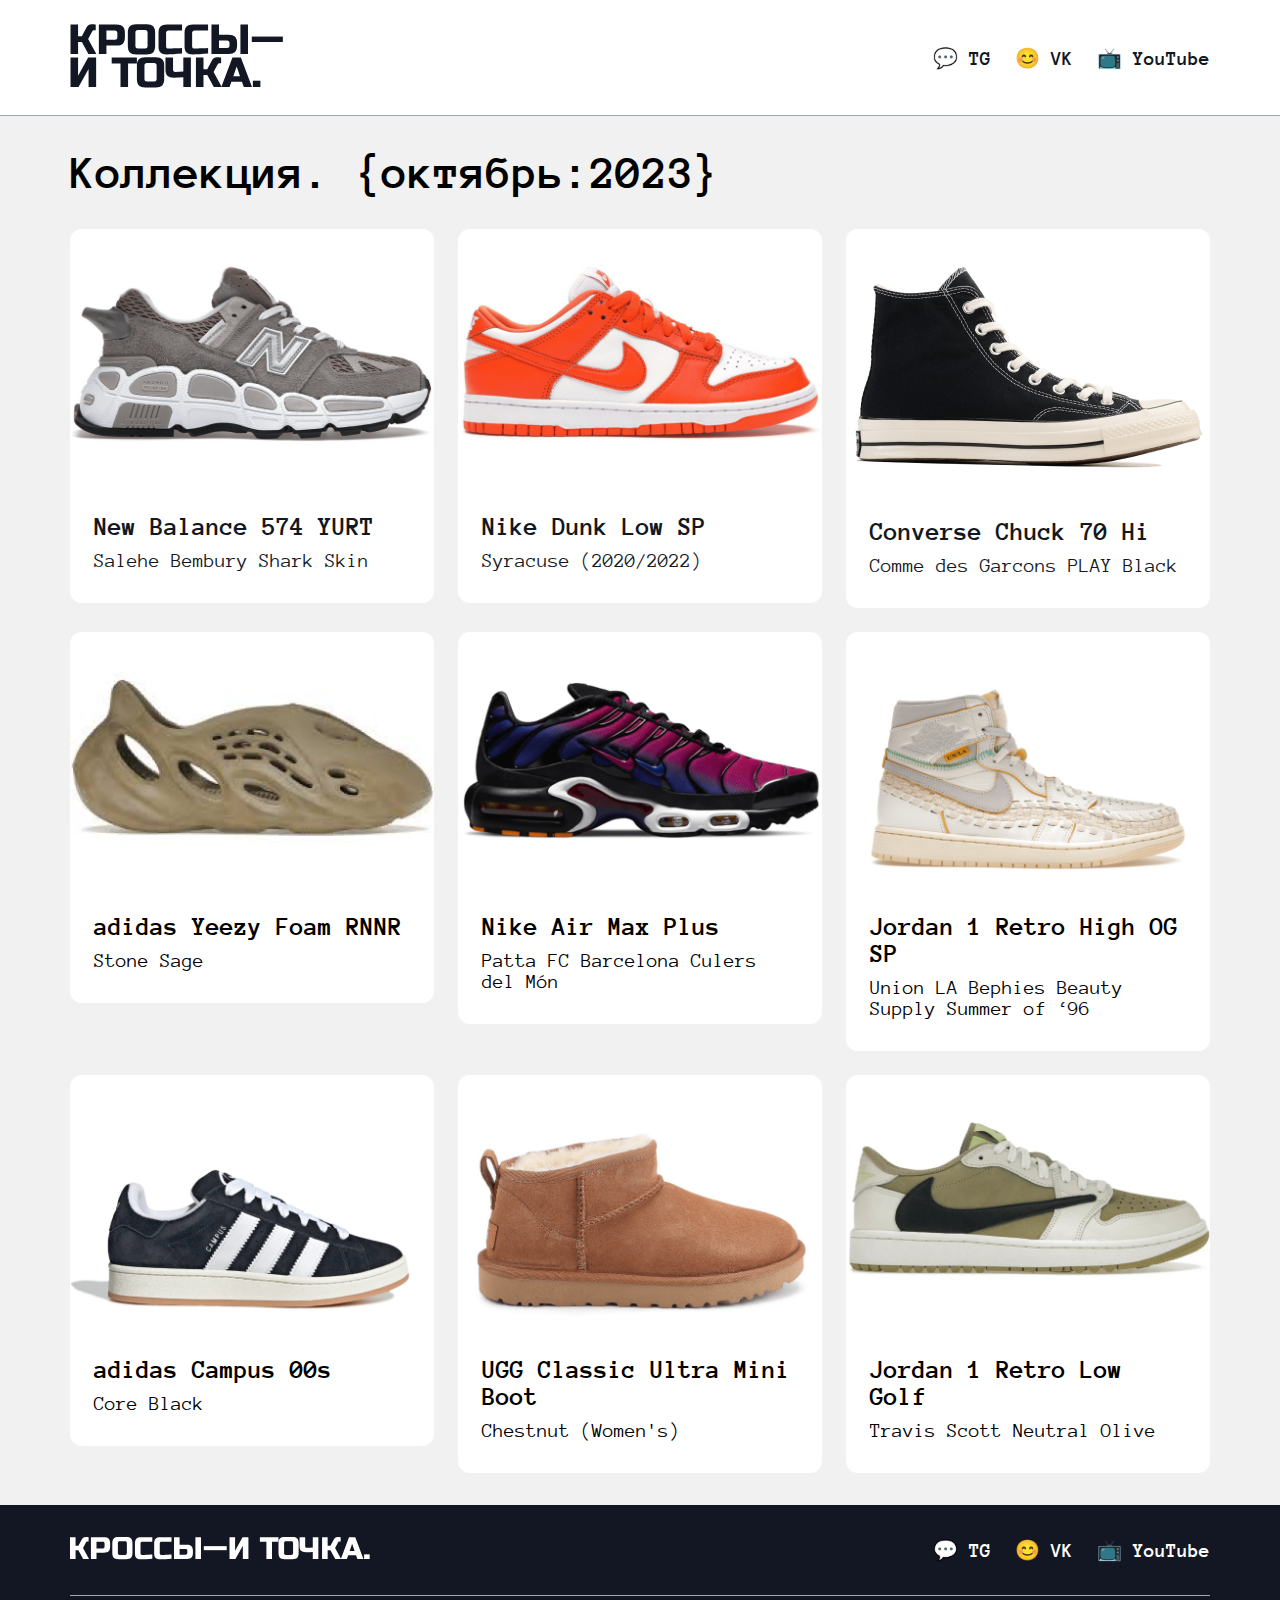
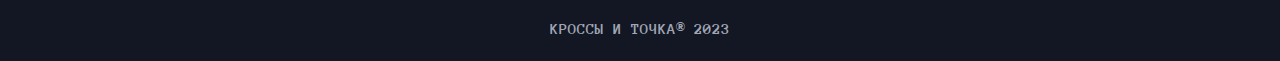
<file: index.html>
<!DOCTYPE html>
<html lang="en">
<head>
    <meta charset="UTF-8">
    <meta name="viewport" content="width=device-width, initial-scale=1.0">
    <title>Кроссы и точка</title>
    <link href="./style.css" rel="stylesheet" />
</head>
<body>
    <main>
        <header>
            <div class="header-container">
                <a href="/" class="logo-link">
                    <img alt="Кроссы и точка" src="./images/logo.svg" />
                </a>
                <nav>
                    <ul class="nav-list">
                        <li class="nav-item">
                            <a href="/" class="nav-link">💬 TG</a>
                        </li>
                        <li class="nav-item">
                            <a href="/" class="nav-link">😊 VK</a>
                        </li>
                        <li class="nav-item">
                            <a href="/" class="nav-link">📺 YouTube</a>
                        </li>
                    </ul>
                </nav>
            </div>
        </header>

        <div class="content">
            <h1>Коллекция. {октябрь:2023}</h1>
            <div class="sneakers" >
                <div class="sneaker"> 
                <a href="/cardhmtl/NewBalance574.html">
                    <img alt="New Balance 574 YURT" src="./images/6.png" class="sneaker-image" />
                    <div class="sneaker-info">
                        <h3>New Balance 574 YURT</h3>
                        <p>Salehe Bembury Shark Skin</p>
                    </div>
                </a>
                </div>      
                <div class="sneaker">
                    <a href="/cardhmtl/NikeDunk.html">
                    <img alt="Nike Dunk Low SP" src="./images/7.png" class="sneaker-image" />
                    <div class="sneaker-info">
                        <h3>Nike Dunk Low SP</h3>
                        <p>Syracuse (2020/2022)</p>
                    </div>
                </a>
                </div>
                <div class="sneaker">
                    <a href="/cardhmtl/ConverseChuck.html">
                    <img alt="Converse Chuck 70 Hi" src="./images/4.png" class="sneaker-image" />
                    <div class="sneaker-info">
                        <h3>Converse Chuck 70 Hi</h3>
                        <p>Comme des Garcons PLAY Black</p>
                    </div>
                </a>
                </div>
                <div class="sneaker">
                    <img alt="adidas Yeezy Foam RNNR" src="./images/9.png" class="sneaker-image" />
                    <div class="sneaker-info">
                        <h3>adidas Yeezy Foam RNNR</h3>
                        <p>Stone Sage</p>
                    </div>
                </div>
                <div class="sneaker">
                    <img alt="Nike Air Max Plus" src="./images/1.png" class="sneaker-image" />
                    <div class="sneaker-info">
                        <h3>Nike Air Max Plus</h3>
                        <p>Patta FC Barcelona Culers del Món</p>
                    </div>
                </div>
                <div class="sneaker">
                    <img alt="Jordan 1 Retro High OG SP" src="./images/2.png" class="sneaker-image" />
                    <div class="sneaker-info">
                        <h3>Jordan 1 Retro High OG SP</h3>
                        <p>Union LA Bephies Beauty Supply Summer of ‘96</p>
                    </div>
                </div>
                <div class="sneaker">
                    <img alt="adidas Campus 00s" src="./images/3.png" class="sneaker-image" />
                    <div class="sneaker-info">
                        <h3>adidas Campus 00s</h3>
                        <p>Core Black</p>
                    </div>
                </div>
                
                <div class="sneaker">
                    <img alt="UGG Classic Ultra Mini Boot" src="./images/5.png" class="sneaker-image" />
                    <div class="sneaker-info">
                        <h3>UGG Classic Ultra Mini Boot</h3>
                        <p>Chestnut (Women's)</p>
                    </div>
                </div>
                         
                <div class="sneaker">
                    <img alt="Jordan 1 Retro Low Golf" src="./images/8.png" class="sneaker-image" />
                    <div class="sneaker-info">
                        <h3>Jordan 1 Retro Low Golf</h3>
                        <p>Travis Scott Neutral Olive</p>
                    </div>
                </div>
                
            </div>
        </div>

        <footer>
            <div class="footer-content">
                <a class="footer__logo-link" href="/">
                    <img alt="Кроссы и точка" src="./images/logo_footer.svg" class="footer__logo-image" />
                </a>
                <nav>
                    <ul class="nav-list">
                        <li class="nav-item">
                            <a href="/" class="nav-link">💬 TG</a>
                        </li>
                        <li class="nav-item">
                            <a href="/" class="nav-link">😊 VK</a>
                        </li>
                        <li class="nav-item">
                            <a href="/" class="nav-link">📺 YouTube</a>
                        </li>
                    </ul>
                </nav>
            </div>
            <div class="copyright">
                <p class="copyright-text">КРОССЫ И ТОЧКА® 2023</p>
            </div>
        </footer>
    </main> 
</body>
</html>
</file>
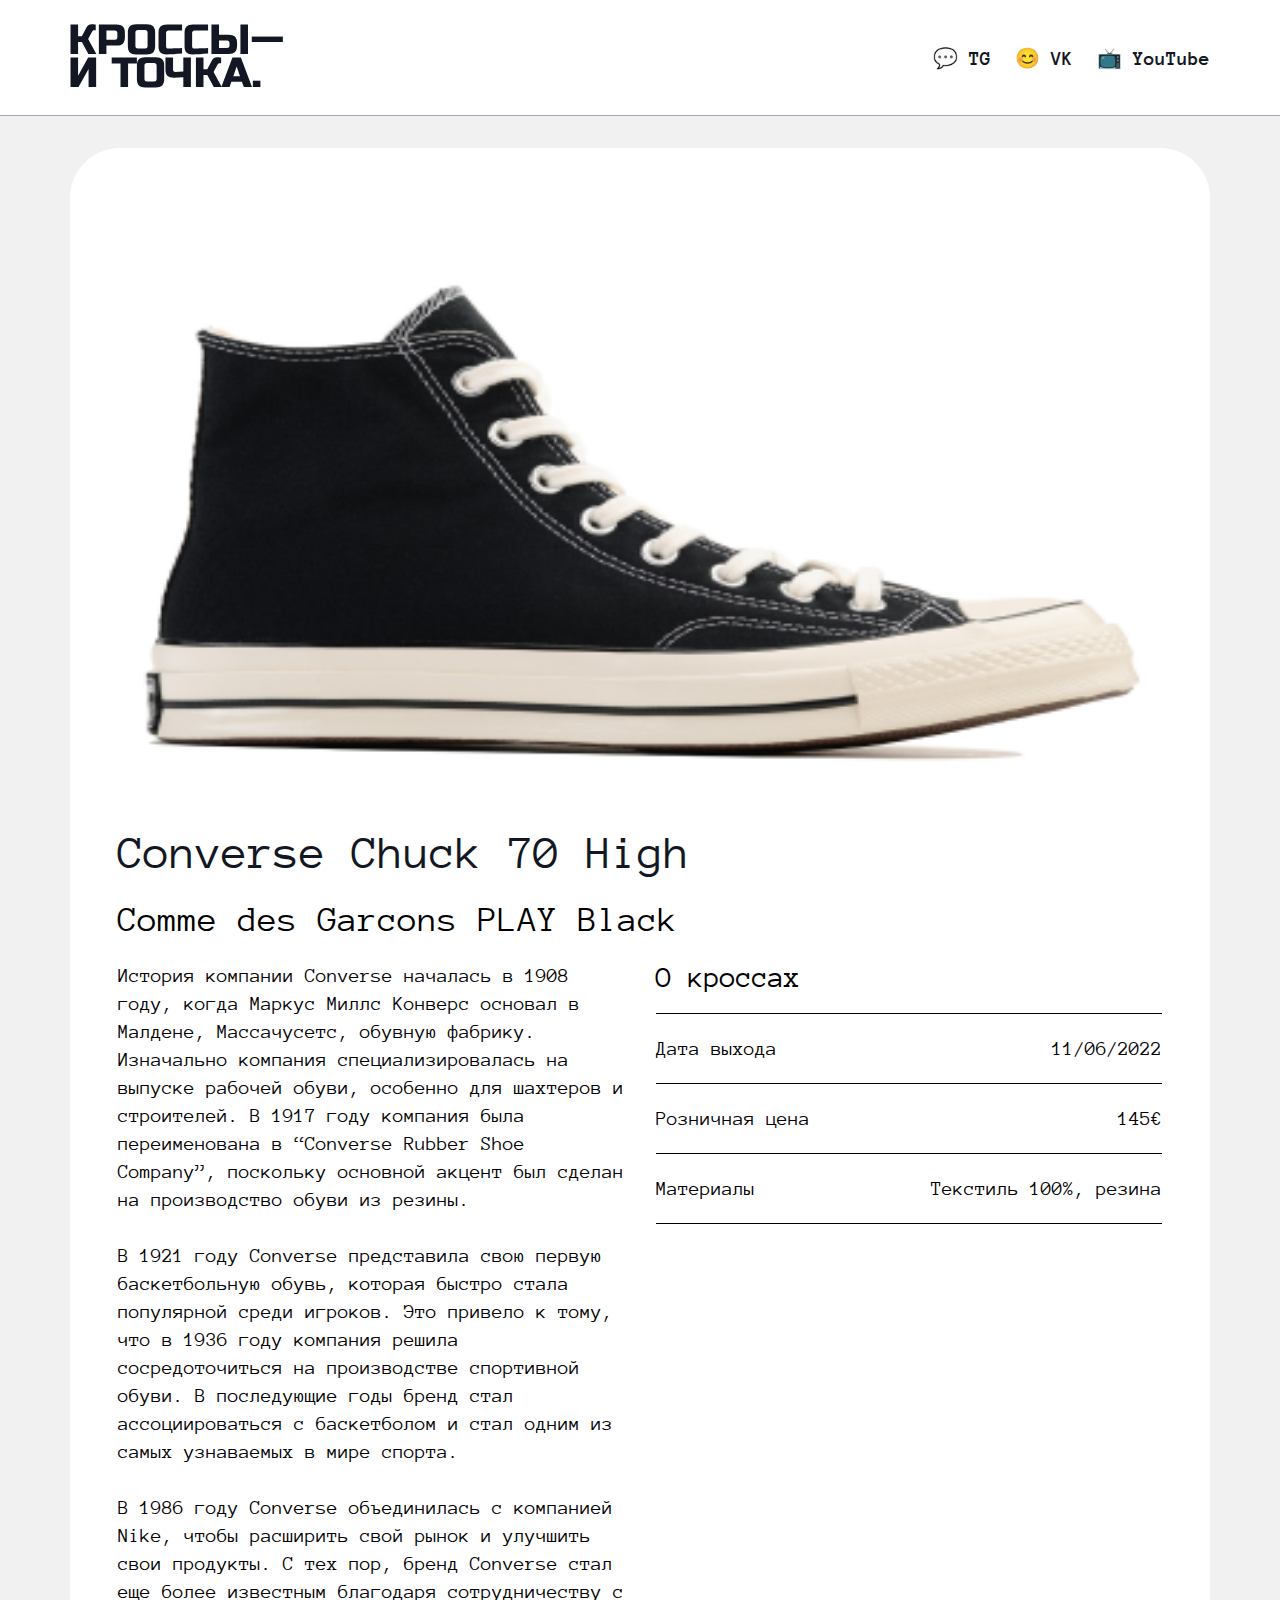
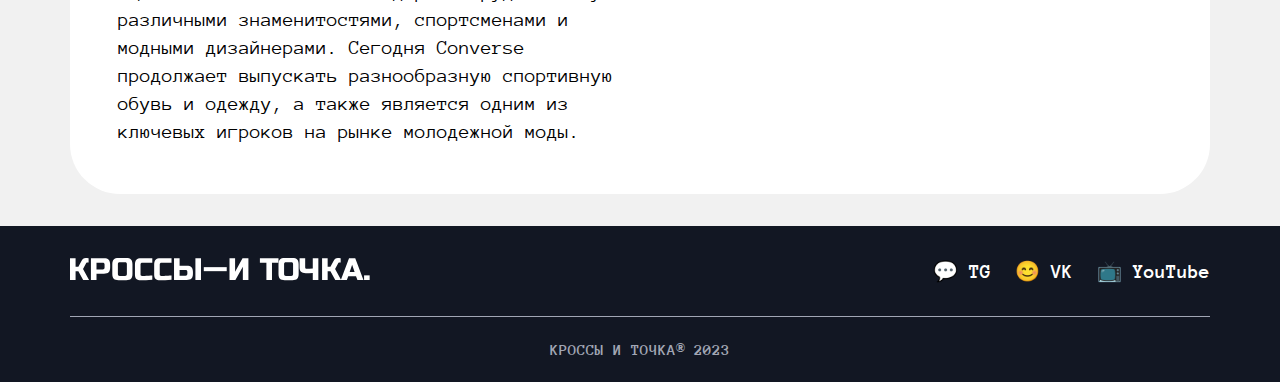
<file: cardhmtl/ConverseChuck.html>
<!DOCTYPE html>
<html lang="en">
<head>
    <meta charset="UTF-8">
    <meta name="viewport" content="width=device-width, initial-scale=1.0">
    <title>Кроссы и точка</title>
    <link href="../style.css" rel="stylesheet" />
</head>
<body>
    <main>
        <header>
            <div class="header-container">
                <a href="/" class="logo-link">
                    <img alt="Кроссы и точка" src="/images/logo.svg" />
                </a>
                <nav>
                    <ul class="nav-list">
                        <li class="nav-item">
                            <a href="/" class="nav-link">💬 TG</a>
                        </li>
                        <li class="nav-item">
                            <a href="/" class="nav-link">😊 VK</a>
                        </li>
                        <li class="nav-item">
                            <a href="/" class="nav-link">📺 YouTube</a>
                        </li>
                    </ul>
                </nav>
            </div>
        </header>
        <div class="content">
            <div class="sneaker_big">
                    <img alt="adidas Yeezy Foam RNNR" src="../images/4.png" class="big_img" />
                <div class="sneaker_big_info">
                    <div class="big_title">
                        <h3>Converse Chuck 70 High</h3>
                    </div>
                    <div class="sneaker_big_subtitle">
                        <h3>Comme des Garcons PLAY Black</h3>
                    </div>
                    <div class="sneaker_big_additionalinfo">
                        <div class="big_text">
                        <p>История компании Converse началась в 1908 году, когда Маркус Миллс Конверс основал в Малдене, Массачусетс, обувную фабрику. Изначально компания специализировалась на выпуске рабочей обуви, особенно для шахтеров и строителей. В 1917 году компания была переименована в “Converse Rubber Shoe Company”, поскольку основной акцент был сделан на производство обуви из резины.<br>
                        <br>В 1921 году Converse представила свою первую баскетбольную обувь, которая быстро стала популярной среди игроков. Это привело к тому, что в 1936 году компания решила сосредоточиться на производстве спортивной обуви. В последующие годы бренд стал ассоциироваться с баскетболом и стал одним из самых узнаваемых в мире спорта.<br>
                        <br>В 1986 году Converse объединилась с компанией Nike, чтобы расширить свой рынок и улучшить свои продукты. С тех пор, бренд Converse стал еще более известным благодаря сотрудничеству с различными знаменитостями, спортсменами и модными дизайнерами. Сегодня Converse продолжает выпускать разнообразную спортивную обувь и одежду, а также является одним из ключевых игроков на рынке молодежной моды.</p>
                        </div>
                        <div class = "big_parametr">
                            <div class="header_parametr">
                                <h3>О кроссах</h3>
                            </div>
                                <div class="parametr_info">
                                    <div class="text_info">
                                    <p>Дата выхода</p>
                                    </div>
                                    <div class="text_info">
                                    <p>11/06/2022</p>
                                    </div>
                                </div>
                                <div class="parametr_info">
                                    <div class="text_info">
                                    <p>Розничная цена</p>
                                    </div>
                                    <div class="text_info">
                                    <p>145€</p>
                                    </div>
                                </div>
                                <div class="parametr_info">
                                    <div class="text_info">
                                    <p>Материалы</p>
                                    </div>
                                    <div class="text_info">
                                    <p>Текстиль 100%, резина</p>
                                    </div>
                                </div>
                        </div>
                    </div>
                </div>
            </div>
        </div>
        <footer>
            <div class="footer-content">
                <a class="footer__logo-link" href="/">
                    <img alt="Кроссы и точка" src="/images/logo_footer.svg" class="footer__logo-image" />
                </a>
                <nav>
                    <ul class="nav-list">
                        <li class="nav-item">
                            <a href="/" class="nav-link">💬 TG</a>
                        </li>
                        <li class="nav-item">
                            <a href="/" class="nav-link">😊 VK</a>
                        </li>
                        <li class="nav-item">
                            <a href="/" class="nav-link">📺 YouTube</a>
                        </li>
                    </ul>
                </nav>
            </div>
            <div class="copyright">
                <p class="copyright-text">КРОССЫ И ТОЧКА® 2023</p>
            </div>
        </footer>
    </main> 
</body>
</html>
</file>
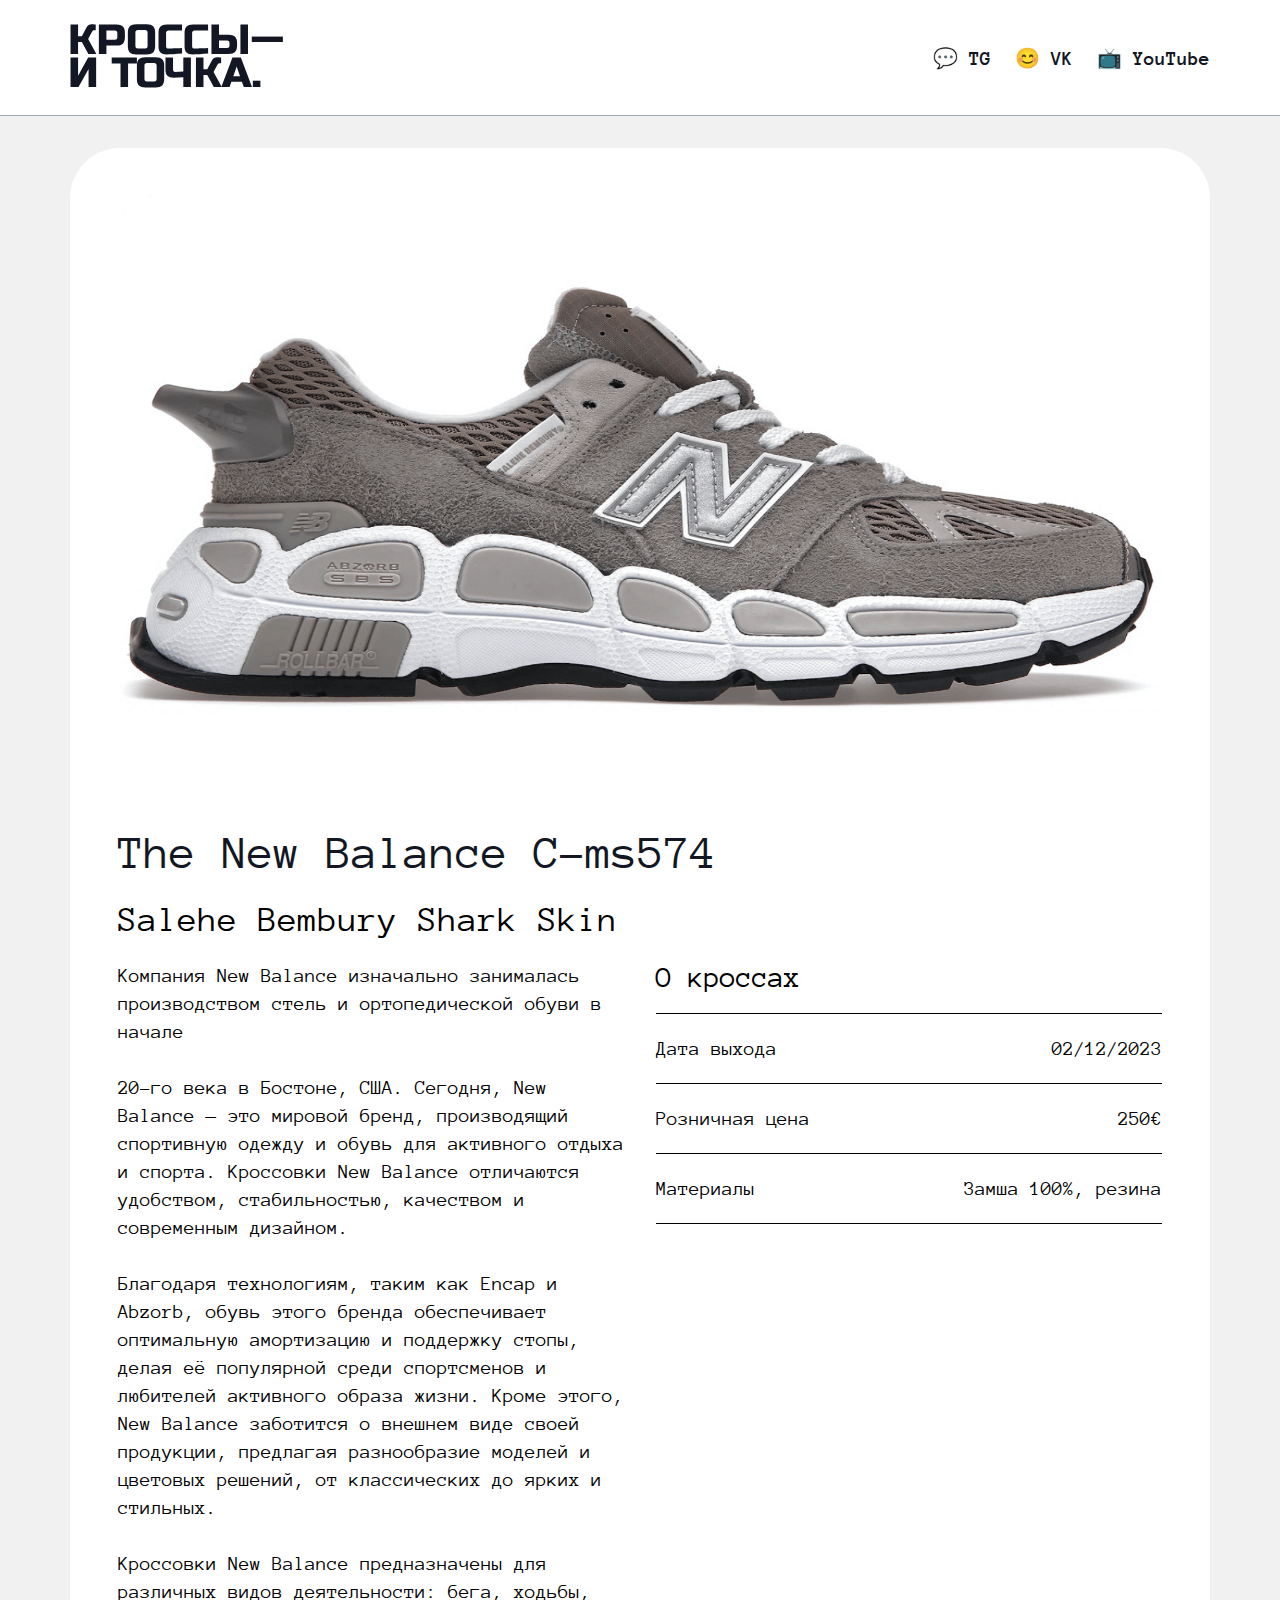
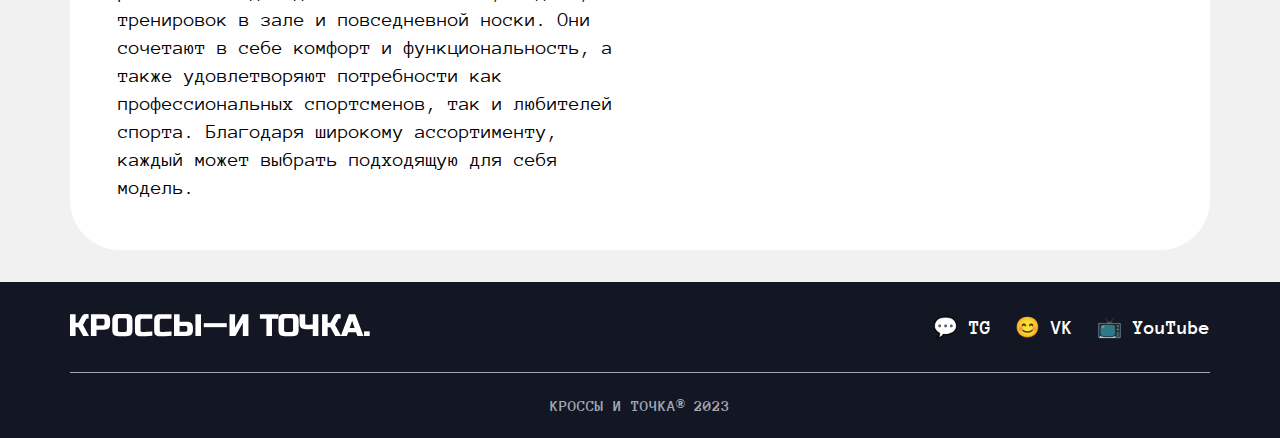
<file: cardhmtl/NewBalance574.html>
<!DOCTYPE html>
<html lang="en">
<head>
    <meta charset="UTF-8">
    <meta name="viewport" content="width=device-width, initial-scale=1.0">
    <title>Кроссы и точка</title>
    <link href="../style.css" rel="stylesheet" />
</head>
<body>
    <main>
        <header>
            <div class="header-container">
                <a href="/" class="logo-link">
                    <img alt="Кроссы и точка" src="/images/logo.svg" />
                </a>
                <nav>
                    <ul class="nav-list">
                        <li class="nav-item">
                            <a href="/" class="nav-link">💬 TG</a>
                        </li>
                        <li class="nav-item">
                            <a href="/" class="nav-link">😊 VK</a>
                        </li>
                        <li class="nav-item">
                            <a href="/" class="nav-link">📺 YouTube</a>
                        </li>
                    </ul>
                </nav>
            </div>
        </header>
        <div class="content">
            <div class="sneaker_big">
                    <img alt="adidas Yeezy Foam RNNR" src="../images/6.png" class="big_img" />
                <div class="sneaker_big_info">
                    <div class="big_title">
                        <h3>The New Balance C-ms574</h3>
                    </div>
                    <div class="sneaker_big_subtitle">
                        <h3>Salehe Bembury Shark Skin</h3>
                    </div>
                    <div class="sneaker_big_additionalinfo">
                        <div class="big_text">
                        <p>Компания New Balance изначально занималась производством стель и ортопедической обуви в начале<br>
                        <br>20-го века в Бостоне, США. Сегодня, New Balance — это мировой бренд, производящий спортивную одежду и обувь для активного отдыха и спорта. Кроссовки New Balance отличаются удобством, стабильностью, качеством и современным дизайном.<br>
                        <br>Благодаря технологиям, таким как Encap и Abzorb, обувь этого бренда обеспечивает оптимальную амортизацию и поддержку стопы, делая её популярной среди спортсменов и любителей активного образа жизни. Кроме этого, New Balance заботится о внешнем виде своей продукции, предлагая разнообразие моделей и цветовых решений, от классических до ярких и стильных. <br>
                        <br>Кроссовки New Balance предназначены для различных видов деятельности: бега, ходьбы, тренировок в зале и повседневной носки. Они сочетают в себе комфорт и функциональность, а также удовлетворяют потребности как профессиональных спортсменов, так и любителей спорта. Благодаря широкому ассортименту, каждый может выбрать подходящую для себя модель.</p>
                        </div>
                        <div class = "big_parametr">
                            <div class="header_parametr">
                                <h3>О кроссах</h3>
                            </div>
                                <div class="parametr_info">
                                    <div class="text_info">
                                    <p>Дата выхода</p>
                                    </div>
                                    <div class="text_info">
                                    <p>02/12/2023</p>
                                    </div>
                                </div>
                                <div class="parametr_info">
                                    <div class="text_info">
                                    <p>Розничная цена</p>
                                    </div>
                                    <div class="text_info">
                                    <p>250€</p>
                                    </div>
                                </div>
                                <div class="parametr_info">
                                    <div class="text_info">
                                    <p>Материалы</p>
                                    </div>
                                    <div class="text_info">
                                    <p>Замша 100%, резина</p>
                                    </div>
                                </div>
                        </div>
                    </div>
                </div>
            </div>
        </div>
        <footer>
            <div class="footer-content">
                <a class="footer__logo-link" href="/">
                    <img alt="Кроссы и точка" src="/images/logo_footer.svg" class="footer__logo-image" />
                </a>
                <nav>
                    <ul class="nav-list">
                        <li class="nav-item">
                            <a href="/" class="nav-link">💬 TG</a>
                        </li>
                        <li class="nav-item">
                            <a href="/" class="nav-link">😊 VK</a>
                        </li>
                        <li class="nav-item">
                            <a href="/" class="nav-link">📺 YouTube</a>
                        </li>
                    </ul>
                </nav>
            </div>
            <div class="copyright">
                <p class="copyright-text">КРОССЫ И ТОЧКА® 2023</p>
            </div>
        </footer>
    </main> 
</body>
</html>
</file>
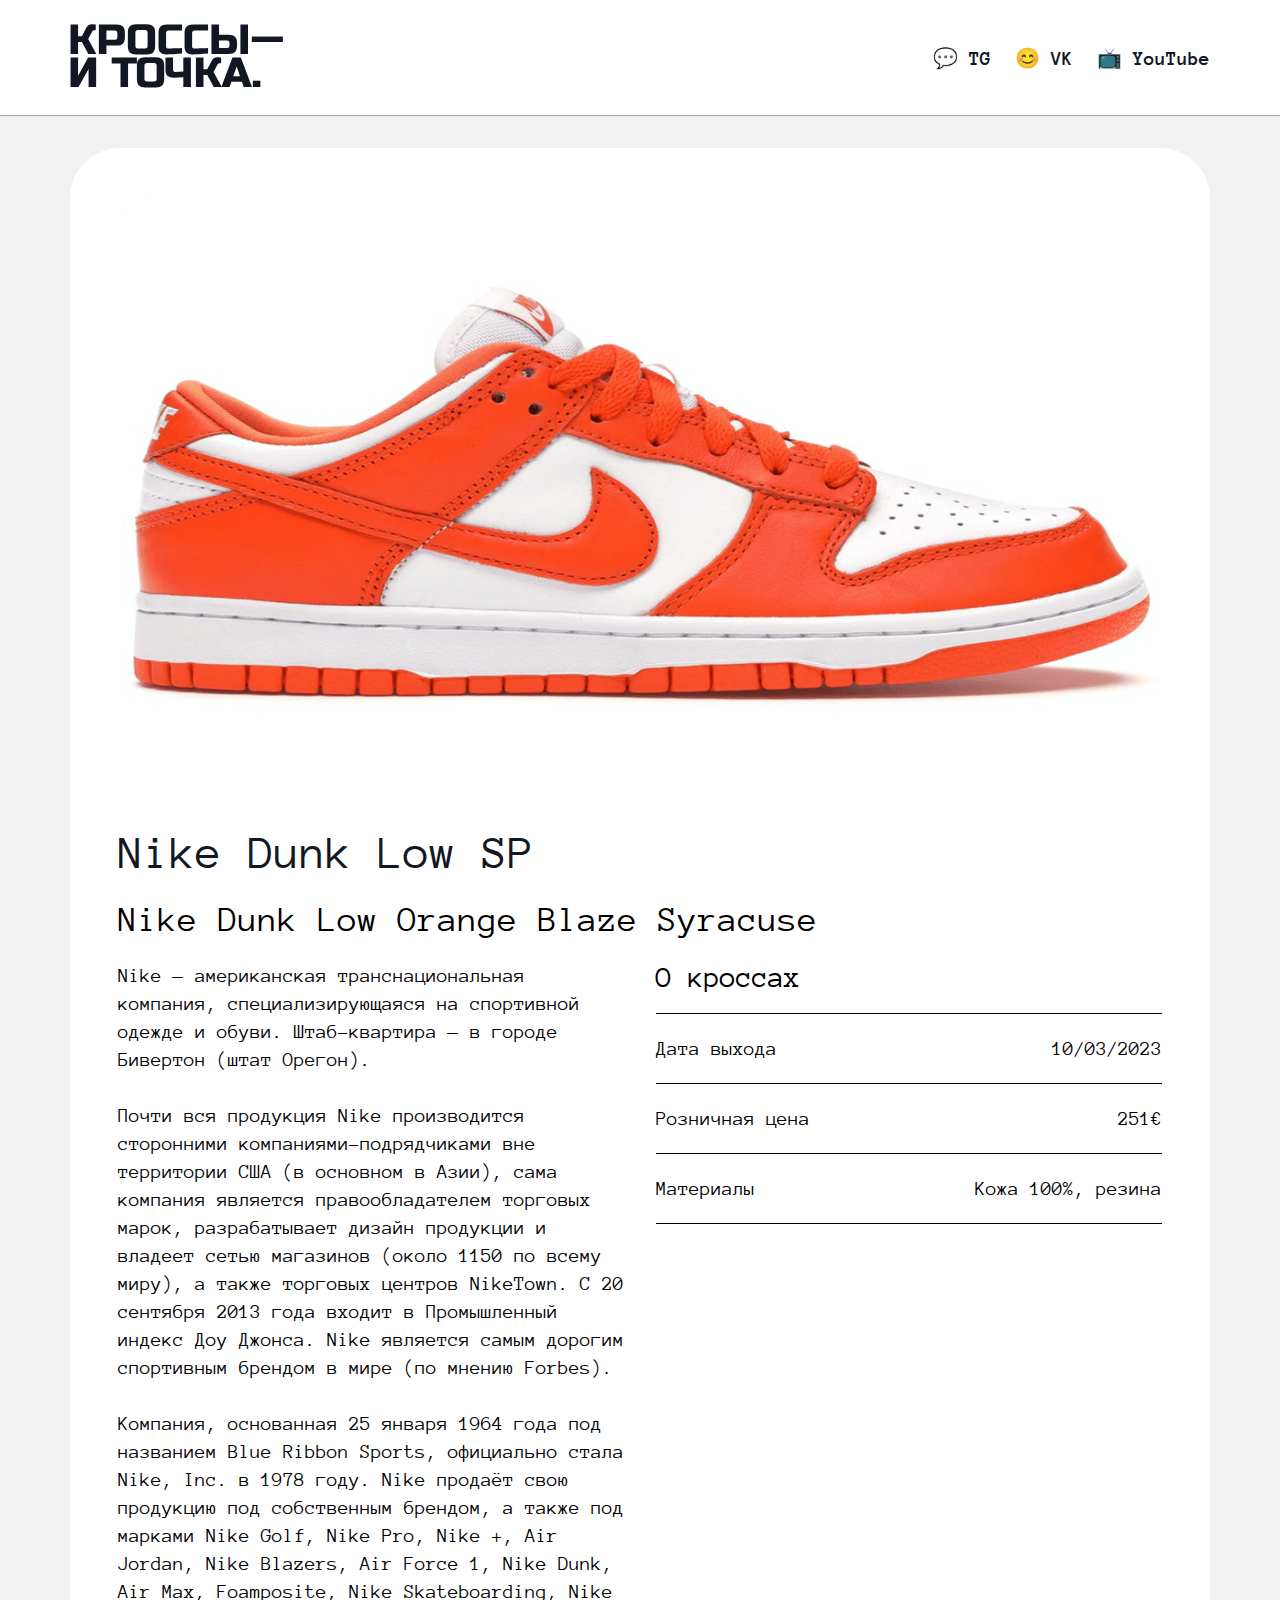
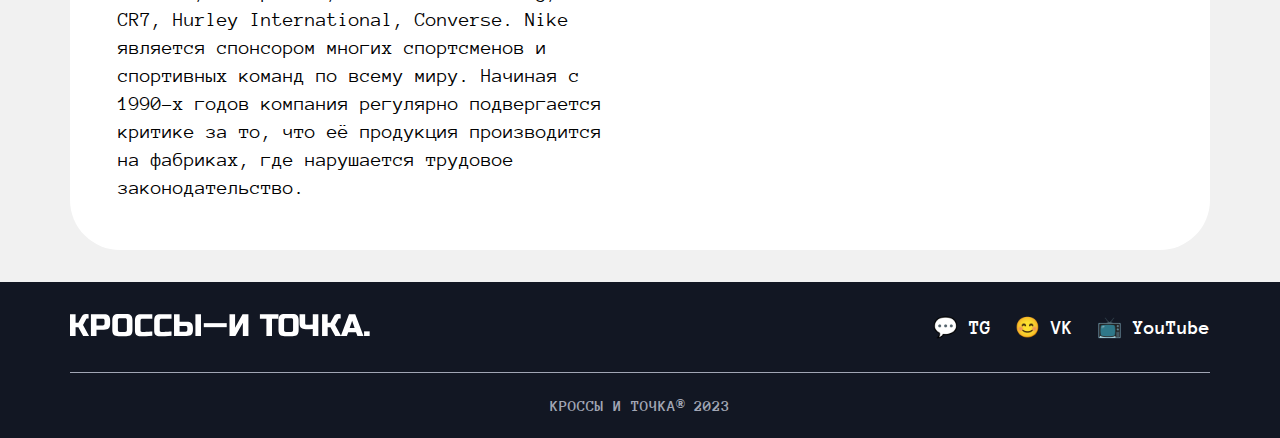
<file: cardhmtl/NikeDunk.html>
<!DOCTYPE html>
<html lang="en">
<head>
    <meta charset="UTF-8">
    <meta name="viewport" content="width=device-width, initial-scale=1.0">
    <title>Кроссы и точка</title>
    <link href="../style.css" rel="stylesheet" />
</head>
<body>
    <main>
        <header>
            <div class="header-container">
                <a href="/" class="logo-link">
                    <img alt="Кроссы и точка" src="/images/logo.svg" />
                </a>
                <nav>
                    <ul class="nav-list">
                        <li class="nav-item">
                            <a href="/" class="nav-link">💬 TG</a>
                        </li>
                        <li class="nav-item">
                            <a href="/" class="nav-link">😊 VK</a>
                        </li>
                        <li class="nav-item">
                            <a href="/" class="nav-link">📺 YouTube</a>
                        </li>
                    </ul>
                </nav>
            </div>
        </header>
        <div class="content">
            <div class="sneaker_big">
                    <img alt="adidas Yeezy Foam RNNR" src="../images/7.png" class="big_img" />
                <div class="sneaker_big_info">
                    <div class="big_title">
                        <h3>Nike Dunk Low SP</h3>
                    </div>
                    <div class="sneaker_big_subtitle">
                        <h3>Nike Dunk Low Orange Blaze Syracuse</h3>
                    </div>
                    <div class="sneaker_big_additionalinfo">
                        <div class="big_text">
                        <p>Nike — американская транснациональная компания, специализирующаяся на спортивной одежде и обуви. Штаб-квартира — в городе Бивертон (штат Орегон).<br>
                        <br>Почти вся продукция Nike производится сторонними компаниями-подрядчиками вне территории США (в основном в Азии), сама компания является правообладателем торговых марок, разрабатывает дизайн продукции и владеет сетью магазинов (около 1150 по всему миру), а также торговых центров NikeTown. С 20 сентября 2013 года входит в Промышленный индекс Доу Джонса. Nike является самым дорогим спортивным брендом в мире (по мнению Forbes).<br>
                        <br>Компания, основанная 25 января 1964 года под названием Blue Ribbon Sports, официально стала Nike, Inc. в 1978 году. Nike продаёт свою продукцию под собственным брендом, а также под марками Nike Golf, Nike Pro, Nike +, Air Jordan, Nike Blazers, Air Force 1, Nike Dunk, Air Max, Foamposite, Nike Skateboarding, Nike CR7, Hurley International, Converse. Nike является спонсором многих спортсменов и спортивных команд по всему миру. Начиная с 1990-х годов компания регулярно подвергается критике за то, что её продукция производится на фабриках, где нарушается трудовое законодательство.</p>
                        </div>
                        <div class = "big_parametr">
                            <div class="header_parametr">
                                <h3>О кроссах</h3>
                            </div>
                                <div class="parametr_info">
                                    <div class="text_info">
                                    <p>Дата выхода</p>
                                    </div>
                                    <div class="text_info">
                                    <p>10/03/2023</p>
                                    </div>
                                </div>
                                <div class="parametr_info">
                                    <div class="text_info">
                                    <p>Розничная цена</p>
                                    </div>
                                    <div class="text_info">
                                    <p>251€</p>
                                    </div>
                                </div>
                                <div class="parametr_info">
                                    <div class="text_info">
                                    <p>Материалы</p>
                                    </div>
                                    <div class="text_info">
                                    <p>Кожа 100%, резина</p>
                                    </div>
                                </div>
                        </div>
                    </div>
                </div>
            </div>
        </div>
        <footer>
            <div class="footer-content">
                <a class="footer__logo-link" href="/">
                    <img alt="Кроссы и точка" src="/images/logo_footer.svg" class="footer__logo-image" />
                </a>
                <nav>
                    <ul class="nav-list">
                        <li class="nav-item">
                            <a href="/" class="nav-link">💬 TG</a>
                        </li>
                        <li class="nav-item">
                            <a href="/" class="nav-link">😊 VK</a>
                        </li>
                        <li class="nav-item">
                            <a href="/" class="nav-link">📺 YouTube</a>
                        </li>
                    </ul>
                </nav>
            </div>
            <div class="copyright">
                <p class="copyright-text">КРОССЫ И ТОЧКА® 2023</p>
            </div>
        </footer>
    </main> 
</body>
</html>
</file>
<file: style.css>
/* подключение локальный шрифтов на страницу */
@font-face {
    font-family: "Anonymous Pro";
    src: url(fonts/AnonymousPro-Regular.ttf);
    font-weight: 400;
    font-style: normal;
    display: swap;
}

@font-face {
    font-family: "Anonymous Pro";
    src: url(fonts/AnonymousPro-Bold.ttf);
    font-weight: 700;
    font-style: normal;
    display: swap;
}

* {
    box-sizing: border-box;
}
/* сброс стилей по умолчанию */
body,h1,h2,h3,p,ul,li {
    margin: 0;
    padding: 0;
}
ul {
    list-style: none;
    padding: 0;
}
a {
    text-decoration: none;
    color: #121723;
}

/* задание шрифта всей странице */
body {
    font-family: "Anonymous Pro", sans-serif;
}
html, body {
    width: 100%;
    overflow: auto;
}
/* стили для главного контейнера */
main {
    display: flex;
    flex-direction: column;
    align-items: center;
    background: #F1F1F1;
}

/* стили для хедера(шапки) сайта */
header {
    display: flex;
    flex-direction: row;
    align-items: center;
    justify-content: center;
    width: 100%;
    border-bottom: 1px solid #A1A6B4;
    background: white;
}

.header-container {
    display: flex;
    justify-content: space-between;
    width: 100%;
    max-width: 1140px;
    margin: 24px 0 24px;
}

.logo-link {
    max-width: 215px;
}

/* стили для ссылок в хедере и футере */
nav {
    display: flex;
}

.nav-list {
    display: flex;
    align-items: center;
    width: 100%;
    gap: 24px;
}

.nav-item {
    display: inline;
}

.nav-link {
    color: #121723;
    font-size: 20px;
    font-weight: 700;
}

/* стили для  */
.content {
    margin: 32px 0px;
    max-width: 1140px;
    width: 100%;
}

h1 {
    font-size: 48px;
}

/* стили для контейнера кроссовок */
.sneakers {
    display: flex;
    flex-wrap: wrap;
    gap: 24px;
    margin: 32px 0 0;
}

/* стили для карточки кроссовок */
.sneaker {
    display: flex;
    flex-direction: column;
    align-items: center;
    max-width: 364px;
    height: 100%;
    border-radius: 12px;
    background: white;
    overflow: hidden;
}
.sneaker:hover {
    transition: all 0.3s ease-in-out;
    transform: translate(0,-10px);
    box-shadow: 0px 4px 4px 0px rgba(0, 0, 0, 0.25);
}
.sneaker-image {
    width: 100%;
}

.sneaker-info {
    display: flex;
    flex-direction: column;
    align-items: flex-start;
    gap: 10px;
    width: 100%;
    padding: 32px 24px;
}

h3 {
    font-size: 26px;
}

p {
    font-size: 20px;
}

footer {
    width: 100%;
    display: flex;
    flex-direction: column;
    align-items: center;
    background: #121723;
}

/* стили для футера */
.footer-content {
    display: flex;
    justify-content: space-between;
    width: 100%;
    max-width: 1140px;
    margin: 32px 0;
}

.footer__logo-link {
    max-width: 300px;
    width: 100%;
}

footer .nav-link {
    color: white;
}

.copyright {
    display: flex;
    align-items: center;
    justify-content: center;
    width: 100%;
    max-width: 1140px;
    border-top: 1px solid #A1A6B4;
}

.copyright-text {
    color: #A1A6B4;
    font-size: 16px;
    font-weight: 700;
    margin: 24px 0;
}

@media (max-width:425px) {
    .header-container {
        flex-direction: column;
        align-items: center;
    }
    h1 {
        font-size: 32px;
    }
    .footer-content {
        flex-direction: column;
        align-items: center;
    }
    .footer-content .nav-list {
        margin-top: 32px;
    }
    .nav-list {
        margin-top: 24px;
    }
    .content {
        padding: 0 16px;
    }
}
/*Стили карточки большой */
.sneaker_big {
    display: flex;
    width: 100%;
    max-width: 1140px;
    padding: 48px;
    flex-direction: column;
    align-items: flex-start;
    gap: 32px;
    background-color: white;
    border-radius: 50px;
}

.sneaker_big_info {
    display: flex;
    flex-direction: column;
    align-items: flex-start;
    gap: 24px;
    width: 100%;
}
.big_img {
    height: 100%;
    width: 100%;
    max-height: 600px;
}
.big_title {
    color: var(--black, #121723);
    font-family: Anonymous Pro;
}

.big_title h3{
    font-size: 48px;
    font-weight: 400;
}

.sneaker_big_subtitle h3 {
    font-size: 36px;
    font-weight: 400;
}

.sneaker_big_additionalinfo{
    display: flex;
    gap: 32px;
    width: 100%;
}
.big_text {
    font-weight: 400;
    max-width: 506px;
}

.big_parametr {
    display: flex;
    flex-direction: column;
    gap: 24px;
    max-width: 506px;
    width: 100%;
}

.header_parametr {
    display: flex;
    border-bottom: 1px solid black;
    padding-bottom: 20px;
}

.header_parametr h3 {
    font-size: 30px;
    font-style: normal;
    font-weight: 400;
}

.big_text p {
    font-size: 20px;
    font-style: normal;
    font-weight: 400;   
    line-height: 28px;
}
.parametr_info {
    display: flex;
    justify-content: space-between;
    align-items: flex-start;
    font-size: 20px;
    font-style: normal;
    font-weight: 400;
    padding-bottom: 24px;
    font-family: Anonymous Pro;
    border-bottom: 1px solid black;
}

@media (max-width:1070px) {
    .sneaker_big {
        padding: 24px;
    }
    .sneaker_big_additionalinfo {
        flex-direction: column;
    }
    .big_title h3{
        font-size: 32px;
        font-style: normal;
        font-weight: 400;
    }
    .sneaker_big {
        border-radius: 12px;
    }
    .sneaker_big_subtitle h3 {
        font-size: 20px;
        font-style: normal;
        font-weight: 400;
    }
    .big_text p {
        font-size: 16px;
        font-style: normal;
        font-weight: 400;
        line-height: 24px;
    }
    .header_parametr h3 {
        font-size: 24px;
    }
    .parametr_info p {
        font-size: 16px;
    }
}
</file>
